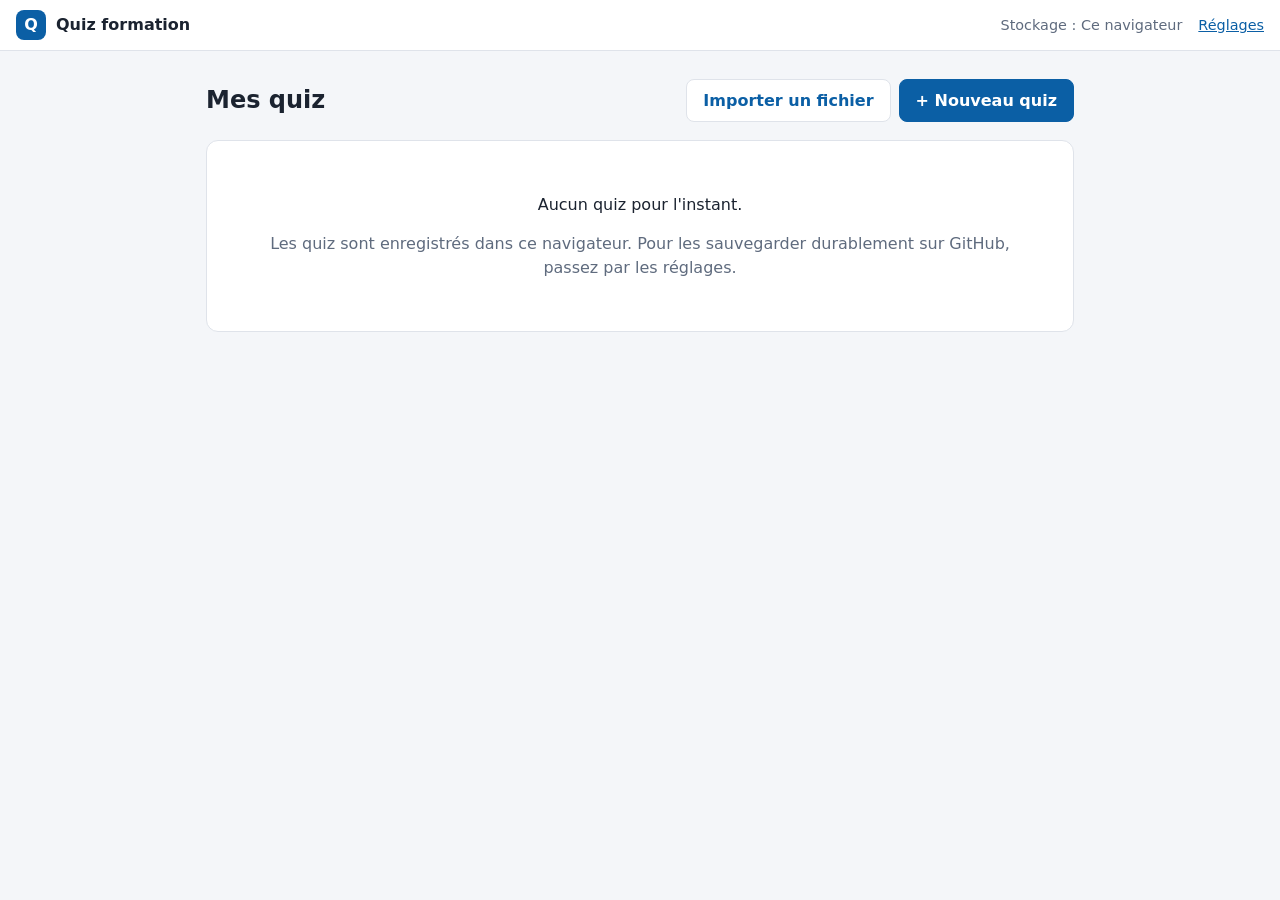
<file: index.html>
<!DOCTYPE html>
<html lang="fr">
<head>
<meta charset="utf-8">
<meta name="viewport" content="width=device-width, initial-scale=1">
<title>Quiz formation – Espace formateur</title>
<link rel="icon" href="data:image/svg+xml,%3Csvg xmlns=%22http://www.w3.org/2000/svg%22 viewBox=%220 0 32 32%22%3E%3Crect width=%2232%22 height=%2232%22 rx=%227%22 fill=%22%230b5fa5%22/%3E%3Ctext x=%2216%22 y=%2223%22 font-size=%2219%22 font-family=%22Arial%22 font-weight=%22bold%22 fill=%22white%22 text-anchor=%22middle%22%3EQ%3C/text%3E%3C/svg%3E">
<link rel="stylesheet" href="css/app.css">
<link rel="stylesheet" href="css/live.css">
</head>
<body>
<header class="topbar">
  <a href="#/" class="brand"><span class="logo">Q</span> Quiz formation</a>
  <nav>
    <span class="store">Stockage : <span id="storeLabel"></span></span>
    <a href="#/reglages">Réglages</a>
  </nav>
</header>
<main id="view" class="wrap"></main>
<noscript><p class="wrap">Cette application nécessite JavaScript.</p></noscript>
<script type="module" src="js/app.js"></script>
</body>
</html>
</file>
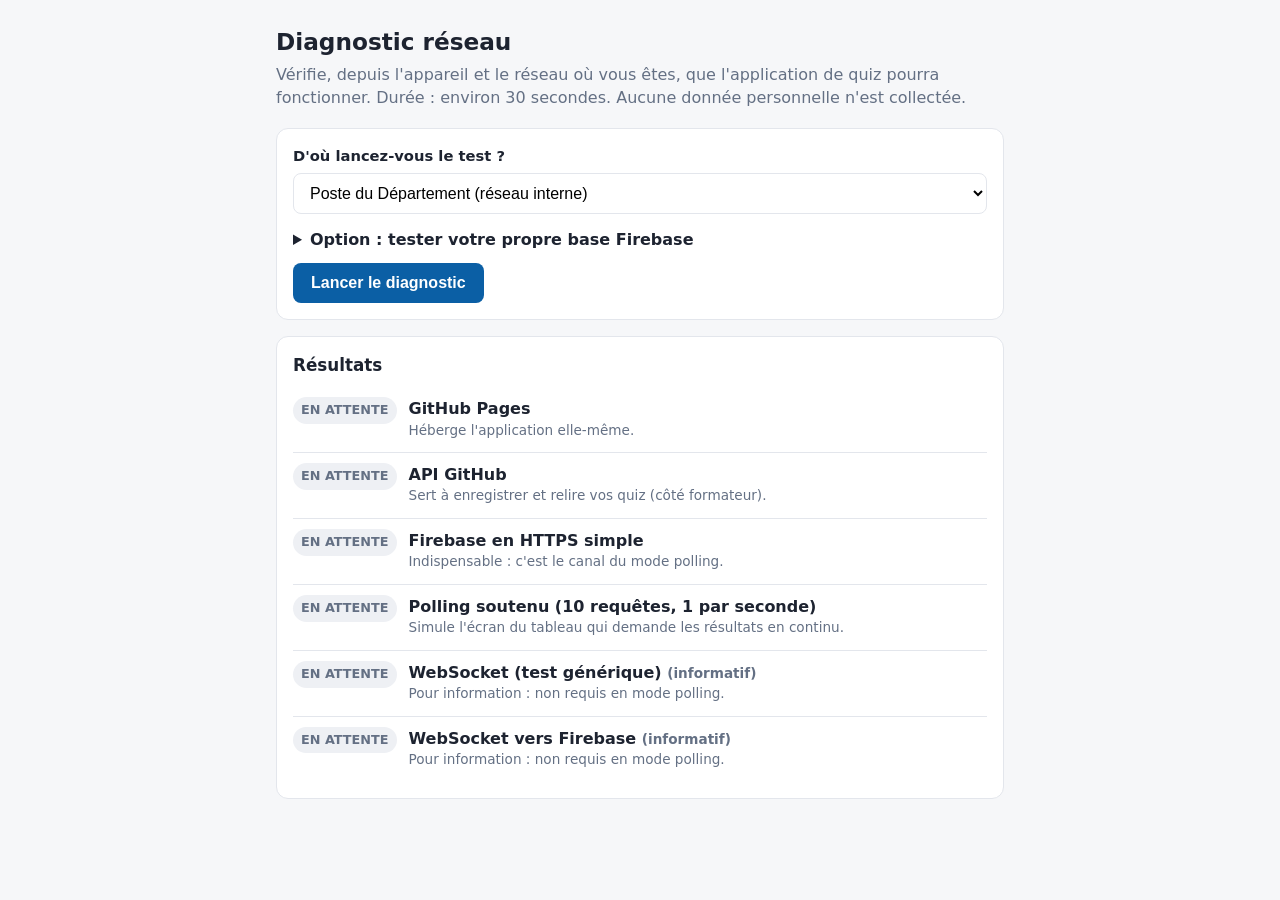
<file: diagnostic/index.html>
<!DOCTYPE html>
<html lang="fr">
<head>
<meta charset="utf-8">
<meta name="viewport" content="width=device-width, initial-scale=1">
<title>Diagnostic réseau – Application de quiz</title>
<style>
  :root{
    --bg:#f6f7f9; --card:#fff; --ink:#1d2330; --muted:#647084; --line:#e3e6ec;
    --ok:#1f8a4c; --ok-bg:#e6f4ec; --ko:#c0392b; --ko-bg:#fbe9e7; --warn:#a86400; --warn-bg:#fff3dc;
    --accent:#0b5fa5;
  }
  *{box-sizing:border-box}
  body{margin:0;font-family:system-ui,-apple-system,"Segoe UI",Roboto,Arial,sans-serif;background:var(--bg);color:var(--ink);line-height:1.45}
  main{max-width:760px;margin:0 auto;padding:20px 16px 48px}
  h1{font-size:1.45rem;margin:.2em 0 .2em}
  h2{font-size:1.05rem;margin:0 0 .6em}
  p.lead{color:var(--muted);margin:0 0 1.2em}
  .card{background:var(--card);border:1px solid var(--line);border-radius:12px;padding:16px;margin-bottom:16px}
  label{font-weight:600;font-size:.92rem;display:block;margin-bottom:6px}
  select,input[type=url]{width:100%;padding:10px 12px;border:1px solid var(--line);border-radius:8px;font-size:1rem;background:#fff}
  .row{display:flex;gap:10px;flex-wrap:wrap;margin-top:12px}
  button{appearance:none;border:0;border-radius:8px;padding:11px 18px;font-size:1rem;font-weight:600;cursor:pointer;background:var(--accent);color:#fff}
  button.secondary{background:#e8eef6;color:var(--accent)}
  button:disabled{opacity:.5;cursor:default}
  ul.tests{list-style:none;margin:0;padding:0}
  ul.tests li{display:flex;gap:12px;align-items:flex-start;padding:10px 0;border-top:1px solid var(--line)}
  ul.tests li:first-child{border-top:0}
  .badge{flex:0 0 auto;min-width:86px;text-align:center;font-size:.8rem;font-weight:700;padding:4px 8px;border-radius:999px;background:#eef0f4;color:var(--muted)}
  .badge.ok{background:var(--ok-bg);color:var(--ok)}
  .badge.ko{background:var(--ko-bg);color:var(--ko)}
  .badge.warn{background:var(--warn-bg);color:var(--warn)}
  .badge.run{background:#e8eef6;color:var(--accent)}
  .t-label{font-weight:600}
  .t-why{font-size:.85rem;color:var(--muted)}
  .t-detail{font-size:.85rem;margin-top:2px;word-break:break-word}
  #verdict{font-size:1rem}
  #verdict.ok{border-color:#b9e0c8;background:var(--ok-bg)}
  #verdict.ko{border-color:#f0c2bb;background:var(--ko-bg)}
  #verdict.warn{border-color:#f2d9a6;background:var(--warn-bg)}
  textarea{width:100%;min-height:170px;font-family:ui-monospace,Consolas,monospace;font-size:.8rem;border:1px solid var(--line);border-radius:8px;padding:10px}
  details summary{cursor:pointer;font-weight:600}
  .hint{font-size:.85rem;color:var(--muted);margin-top:6px}
  .hidden{display:none}
</style>
</head>
<body>
<main>
  <h1>Diagnostic réseau</h1>
  <p class="lead">Vérifie, depuis l'appareil et le réseau où vous êtes, que l'application de quiz pourra fonctionner. Durée : environ 30 secondes. Aucune donnée personnelle n'est collectée.</p>

  <section class="card">
    <label for="ctx">D'où lancez-vous le test ?</label>
    <select id="ctx">
      <option value="Poste du Département (réseau interne)">Poste du Département (réseau interne)</option>
      <option value="Wifi invité du Département">Wifi invité du Département</option>
      <option value="Téléphone en 4G/5G">Téléphone en 4G/5G</option>
      <option value="Domicile / autre réseau">Domicile / autre réseau</option>
    </select>

    <details style="margin-top:14px">
      <summary>Option : tester votre propre base Firebase</summary>
      <p class="hint">À remplir plus tard, une fois la base Firebase créée (en « mode test »). Exemple : <code>https://mon-quiz-default-rtdb.europe-west1.firebasedatabase.app</code></p>
      <input type="url" id="fburl" placeholder="https://…firebasedatabase.app" autocomplete="off">
    </details>

    <div class="row">
      <button id="go">Lancer le diagnostic</button>
    </div>
  </section>

  <section class="card">
    <h2>Résultats</h2>
    <ul class="tests" id="list"></ul>
  </section>

  <section class="card hidden" id="verdict"></section>

  <section class="card hidden" id="reportCard">
    <h2>Rapport à transmettre</h2>
    <textarea id="report" readonly></textarea>
    <div class="row">
      <button id="copy" class="secondary">Copier le rapport</button>
    </div>
    <p class="hint" id="copyMsg"></p>
  </section>
</main>

<script>
(() => {
  "use strict";

  const TIMEOUT = 8000;
  const FB_PUBLIC = "https://docs-examples.firebaseio.com";
  const FB_PUBLIC_WS = "wss://docs-examples.firebaseio.com/.ws?v=5&ns=docs-examples";
  const WS_ECHO = "wss://ws.postman-echo.com/raw";

  const $ = (id) => document.getElementById(id);
  const sleep = (ms) => new Promise(r => setTimeout(r, ms));

  // ---------- outils ----------
  async function timedFetch(url, opts = {}, timeout = TIMEOUT) {
    const ctrl = new AbortController();
    const t = setTimeout(() => ctrl.abort(), timeout);
    const t0 = performance.now();
    try {
      const res = await fetch(url, { cache: "no-store", ...opts, signal: ctrl.signal });
      return { res, ms: Math.round(performance.now() - t0) };
    } finally { clearTimeout(t); }
  }

  function errText(e) {
    if (e && e.name === "AbortError") return "délai dépassé (" + TIMEOUT / 1000 + " s)";
    return (e && e.message) ? e.message : String(e);
  }

  // Joignable en HTTPS ? Essai normal, puis en « no-cors » pour distinguer
  // « domaine bloqué » de « réponse modifiée par un proxy ».
  async function reachable(url) {
    try {
      const { res, ms } = await timedFetch(url);
      return { status: "ok", detail: "HTTP " + res.status + " en " + ms + " ms" };
    } catch (e1) {
      try {
        const { ms } = await timedFetch(url, { mode: "no-cors" });
        return { status: "warn", detail: "Domaine joignable (" + ms + " ms) mais la réponse a été altérée (proxy ?) : " + errText(e1) };
      } catch (e2) {
        return { status: "ko", detail: "Bloqué ou injoignable : " + errText(e2) };
      }
    }
  }

  function wsTest(url, sendPing) {
    return new Promise((resolve) => {
      let done = false, ws;
      const t0 = performance.now();
      const finish = (r) => { if (done) return; done = true; try { ws && ws.close(); } catch (_) {} resolve(r); };
      const timer = setTimeout(() => finish({ status: "ko", detail: "Aucune connexion après " + TIMEOUT / 1000 + " s (probablement bloqué)" }), TIMEOUT);
      try { ws = new WebSocket(url); } catch (e) { clearTimeout(timer); return finish({ status: "ko", detail: errText(e) }); }
      ws.onopen = () => {
        if (sendPing) { try { ws.send("ping-quiz"); } catch (_) {} }
        else { clearTimeout(timer); finish({ status: "ok", detail: "Connexion ouverte en " + Math.round(performance.now() - t0) + " ms" }); }
      };
      ws.onmessage = () => {
        clearTimeout(timer);
        finish({ status: "ok", detail: "Aller-retour réussi en " + Math.round(performance.now() - t0) + " ms" });
      };
      ws.onerror = () => { clearTimeout(timer); finish({ status: "ko", detail: "Connexion refusée ou coupée" }); };
      ws.onclose = (ev) => { clearTimeout(timer); finish({ status: "ko", detail: "Connexion fermée (code " + ev.code + ")" }); };
    });
  }

  // ---------- tests ----------
  const baseTests = [
    {
      id: "pages", label: "GitHub Pages", why: "Héberge l'application elle-même.",
      run: async () => {
        try { const { res, ms } = await timedFetch(location.href); return { status: res.ok ? "ok" : "warn", detail: "HTTP " + res.status + " en " + ms + " ms" }; }
        catch (e) { return { status: "warn", detail: "Page chargée, mais rechargement impossible : " + errText(e) }; }
      }
    },
    {
      id: "ghapi", label: "API GitHub", why: "Sert à enregistrer et relire vos quiz (côté formateur).",
      run: async () => {
        try {
          const { res, ms } = await timedFetch("https://api.github.com/zen");
          if (res.ok) return { status: "ok", detail: "HTTP " + res.status + " en " + ms + " ms" };
          if (res.status === 403 || res.status === 429) return { status: "ok", detail: "Joignable (quota de test atteint, HTTP " + res.status + ")" };
          return { status: "warn", detail: "Réponse inattendue : HTTP " + res.status };
        } catch (e) { return reachable("https://api.github.com/zen"); }
      }
    },
    {
      id: "fbhttps", label: "Firebase en HTTPS simple", why: "Indispensable : c'est le canal du mode polling.",
      run: () => reachable(FB_PUBLIC + "/.json?shallow=true")
    },
    {
      id: "polling", label: "Polling soutenu (10 requêtes, 1 par seconde)", why: "Simule l'écran du tableau qui demande les résultats en continu.",
      run: async () => {
        const times = []; let fails = 0;
        for (let i = 0; i < 10; i++) {
          const t = performance.now();
          try { await timedFetch(FB_PUBLIC + "/.json?shallow=true&n=" + i, {}, 5000); times.push(Math.round(performance.now() - t)); }
          catch (_) {
            try { await timedFetch(FB_PUBLIC + "/.json?shallow=true&n=" + i, { mode: "no-cors" }, 5000); times.push(Math.round(performance.now() - t)); }
            catch (_) { fails++; }
          }
          setDetail("polling", "Requête " + (i + 1) + "/10…");
          await sleep(1000);
        }
        if (!times.length) return { status: "ko", detail: "Toutes les requêtes ont échoué" };
        const avg = Math.round(times.reduce((a, b) => a + b, 0) / times.length);
        const max = Math.max(...times);
        const status = fails ? "warn" : (avg > 1500 ? "warn" : "ok");
        return { status, detail: (10 - fails) + "/10 réussies · moyenne " + avg + " ms · max " + max + " ms" };
      }
    },
    {
      id: "wsgen", label: "WebSocket (test générique)", why: "Pour information : non requis en mode polling.",
      run: () => wsTest(WS_ECHO, true), info: true
    },
    {
      id: "wsfb", label: "WebSocket vers Firebase", why: "Pour information : non requis en mode polling.",
      run: () => wsTest(FB_PUBLIC_WS, false), info: true
    }
  ];

  function ownDbTests(dbUrl) {
    const base = dbUrl.replace(/\/+$/, "");
    const node = base + "/_diagnostic/" + Date.now().toString(36) + ".json";
    return [
      {
        id: "ownwrite", label: "Votre base : écriture", why: "Simule l'envoi d'une réponse par un participant.",
        run: async () => {
          try {
            const { res, ms } = await timedFetch(node, { method: "PUT", body: JSON.stringify({ ok: true, at: Date.now() }) });
            if (res.ok) return { status: "ok", detail: "Écrit en " + ms + " ms" };
            if (res.status === 401 || res.status === 403) return { status: "warn", detail: "Base joignable mais écriture refusée par les règles de sécurité (HTTP " + res.status + ")" };
            return { status: "ko", detail: "HTTP " + res.status };
          } catch (e) {
            // la requête n'a pas abouti : domaine bloqué, ou adresse erronée ?
            const r = await reachable(base + "/.json?shallow=true");
            if (r.status === "ko") return { status: "ko", detail: "Base injoignable (" + errText(e) + "). Vérifiez l'adresse ; si elle est correcte, le réseau bloque le domaine " + new URL(base).hostname.split(".").slice(-2).join(".") };
            return { status: "ko", detail: "Le domaine répond mais la requête est rejetée (" + errText(e) + ") : filtrage probable par un proxy" };
          }
        }
      },
      {
        id: "ownread", label: "Votre base : lecture", why: "Simule l'écran du tableau qui lit les réponses.",
        run: async () => {
          try {
            const { res, ms } = await timedFetch(node);
            if (res.ok) return { status: "ok", detail: "Lu en " + ms + " ms" };
            return { status: res.status === 401 || res.status === 403 ? "warn" : "ko", detail: "HTTP " + res.status };
          } catch (e) { return { status: "ko", detail: errText(e) }; }
        }
      },
      {
        id: "ownsse", label: "Votre base : flux d'évènements (SSE)", why: "Pour information : alternative plus réactive au polling.",
        info: true,
        run: () => new Promise((resolve) => {
          if (!("EventSource" in window)) return resolve({ status: "warn", detail: "Non pris en charge par ce navigateur" });
          const t0 = performance.now();
          let es; const end = (r) => { try { es.close(); } catch (_) {} resolve(r); };
          const timer = setTimeout(() => end({ status: "ko", detail: "Aucun évènement reçu après " + TIMEOUT / 1000 + " s (probablement bufferisé par un proxy)" }), TIMEOUT);
          try { es = new EventSource(node); } catch (e) { clearTimeout(timer); return resolve({ status: "ko", detail: errText(e) }); }
          es.addEventListener("put", () => { clearTimeout(timer); end({ status: "ok", detail: "Premier évènement reçu en " + Math.round(performance.now() - t0) + " ms" }); });
          es.onerror = () => { clearTimeout(timer); end({ status: "ko", detail: "Flux refusé ou coupé" }); };
        })
      },
      {
        id: "owndel", label: "Votre base : nettoyage", why: "Supprime la donnée de test.",
        info: true,
        run: async () => {
          try { const { res } = await timedFetch(base + "/_diagnostic.json", { method: "DELETE" }); return { status: res.ok ? "ok" : "warn", detail: "HTTP " + res.status }; }
          catch (e) { return { status: "warn", detail: errText(e) }; }
        }
      }
    ];
  }

  // ---------- affichage ----------
  const LABELS = { ok: "OK", ko: "ÉCHEC", warn: "À VÉRIFIER", run: "EN COURS", wait: "EN ATTENTE" };

  function render(tests) {
    $("list").innerHTML = tests.map(t => `
      <li id="li-${t.id}">
        <span class="badge" id="b-${t.id}">${LABELS.wait}</span>
        <div>
          <div class="t-label">${t.label}${t.info ? ' <span class="t-why">(informatif)</span>' : ""}</div>
          <div class="t-why">${t.why}</div>
          <div class="t-detail" id="d-${t.id}"></div>
        </div>
      </li>`).join("");
  }
  function setBadge(id, status) { const b = $("b-" + id); b.className = "badge " + status; b.textContent = LABELS[status]; }
  function setDetail(id, txt) { $("d-" + id).textContent = txt; }

  // ---------- déroulé ----------
  async function runAll() {
    $("go").disabled = true;
    $("verdict").classList.add("hidden");
    $("reportCard").classList.add("hidden");

    const dbUrl = $("fburl").value.trim();
    if (dbUrl && !/^https:\/\/[a-z0-9-]+(\.[a-z0-9-]+)*\.(firebaseio\.com|firebasedatabase\.app)\/?$/i.test(dbUrl)) {
      alert("L'adresse de la base ne semble pas correcte.\nElle doit ressembler à :\nhttps://mon-projet-default-rtdb.europe-west1.firebasedatabase.app\n(sans rien après .app)");
      $("go").disabled = false;
      return;
    }
    const tests = baseTests.concat(dbUrl ? ownDbTests(dbUrl) : []);
    render(tests);

    const results = {};
    for (const t of tests) {
      setBadge(t.id, "run");
      let r;
      try { r = await t.run(); } catch (e) { r = { status: "ko", detail: errText(e) }; }
      results[t.id] = r;
      setBadge(t.id, r.status);
      setDetail(t.id, r.detail);
    }

    showVerdict(results, !!results.ownwrite);
    buildReport(tests, results);
    $("go").disabled = false;
  }

  function showVerdict(r, hasOwn) {
    const v = $("verdict");
    const st = (id) => r[id] && r[id].status;
    let cls, html;

    if (st("fbhttps") === "ko" || st("polling") === "ko") {
      cls = "ko";
      html = "<strong>Firebase n'est pas joignable depuis ce réseau.</strong> Le mode polling ne fonctionnera pas ici en l'état. Pistes : partage de connexion 4G pour ce poste, ou demande d'autorisation du domaine <code>*.firebasedatabase.app</code> auprès de la DSI.";
    } else if (st("ghapi") === "ko") {
      cls = "warn";
      html = "<strong>Le mode polling passe, mais l'API GitHub est bloquée.</strong> Les sessions fonctionneront, mais il faudra créer et enregistrer les quiz depuis un autre réseau (ou utiliser l'export/import de fichiers).";
    } else if (st("fbhttps") === "warn" || st("polling") === "warn") {
      cls = "warn";
      html = "<strong>Firebase est joignable mais avec des anomalies</strong> (lenteurs ou réponses modifiées par un proxy). Transmettez le rapport ci-dessous pour analyse.";
    } else {
      cls = "ok";
      html = "<strong>Tout est bon pour le mode polling sur ce réseau.</strong>";
      if (st("wsgen") === "ko" || st("wsfb") === "ko") html += " Les WebSockets sont bien bloqués ici, ce qui confirme le choix du polling.";
    }
    if (hasOwn && st("ownwrite") === "warn") html += "<br>Votre base refuse l'écriture : vérifiez ses règles de sécurité (mode test).";

    v.className = "card " + cls;
    v.innerHTML = html;
  }

  function buildReport(tests, r) {
    const lines = [
      "DIAGNOSTIC RÉSEAU – APPLICATION DE QUIZ",
      "Date : " + new Date().toLocaleString("fr-FR"),
      "Contexte : " + $("ctx").value,
      "Navigateur : " + navigator.userAgent,
      "Page : " + location.href,
      "Base testée : " + ($("fburl").value.trim() || "(aucune)"),
      ""
    ];
    for (const t of tests) {
      const x = r[t.id] || { status: "?", detail: "" };
      lines.push("[" + (LABELS[x.status] || x.status) + "] " + t.label + " — " + x.detail);
    }
    $("report").value = lines.join("\n");
    $("reportCard").classList.remove("hidden");
    $("copyMsg").textContent = "";
  }

  async function copyReport() {
    const ta = $("report");
    try { await navigator.clipboard.writeText(ta.value); $("copyMsg").textContent = "Rapport copié."; }
    catch (_) { ta.select(); try { document.execCommand("copy"); $("copyMsg").textContent = "Rapport copié."; } catch (_) { $("copyMsg").textContent = "Sélectionnez le texte et copiez-le manuellement."; } }
  }

  $("go").addEventListener("click", runAll);
  $("copy").addEventListener("click", copyReport);
  render(baseTests);
})();
</script>
</body>
</html>
</file>
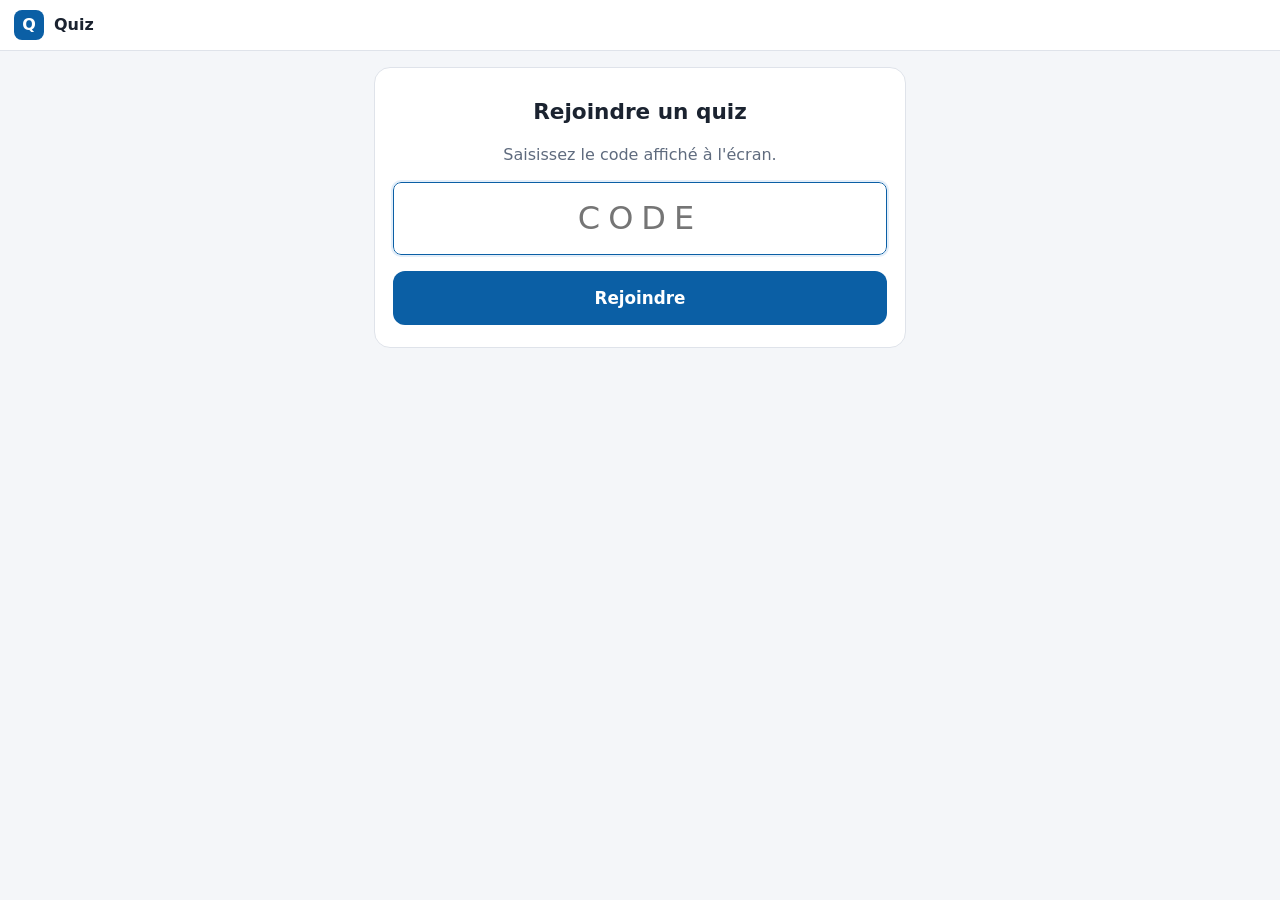
<file: r/index.html>
<!DOCTYPE html>
<html lang="fr">
<head>
<meta charset="utf-8">
<meta name="viewport" content="width=device-width, initial-scale=1, viewport-fit=cover">
<meta name="theme-color" content="#0b5fa5">
<title>Quiz – Répondre</title>
<link rel="icon" href="data:image/svg+xml,%3Csvg xmlns=%22http://www.w3.org/2000/svg%22 viewBox=%220 0 32 32%22%3E%3Crect width=%2232%22 height=%2232%22 rx=%227%22 fill=%22%230b5fa5%22/%3E%3Ctext x=%2216%22 y=%2223%22 font-size=%2219%22 font-family=%22Arial%22 font-weight=%22bold%22 fill=%22white%22 text-anchor=%22middle%22%3EQ%3C/text%3E%3C/svg%3E">
<link rel="stylesheet" href="../css/app.css">
<link rel="stylesheet" href="../css/repondre.css">
</head>
<body class="r-body">
<header class="r-top"><span class="logo">Q</span><span id="rTitle">Quiz</span><span id="rNet" class="r-net"></span></header>
<main id="app" class="r-main"><p class="r-center muted">Chargement…</p></main>
<noscript><p class="r-main">Cette page nécessite JavaScript.</p></noscript>
<script type="module" src="../js/repondre.js"></script>
</body>
</html>
</file>
<file: css/app.css>
:root{
  --bg:#f4f6f9; --card:#fff; --ink:#1b2330; --muted:#5f6b7e; --line:#dfe3ea; --soft:#eef2f7;
  --accent:#0b5fa5; --accent-ink:#fff; --accent-soft:#e3eef9;
  --ok:#1f8a4c; --ok-bg:#e6f4ec; --ko:#c0392b; --ko-bg:#fbe9e7; --warn:#9a5b00; --warn-bg:#fff3dc;
  --star:#f2b01e; --radius:12px;
}
*{box-sizing:border-box}
html{-webkit-text-size-adjust:100%}
body{margin:0;font-family:system-ui,-apple-system,"Segoe UI",Roboto,Arial,sans-serif;background:var(--bg);color:var(--ink);line-height:1.45;font-size:16px}
a{color:var(--accent)}
.wrap{max-width:900px;margin:0 auto;padding:20px 16px 80px}
.muted{color:var(--muted)} .small{font-size:.86rem} .pad{padding:24px}
.hidden{display:none!important}
h1{font-size:1.5rem;margin:0} h2{font-size:1.1rem;margin:0 0 10px} h3{font-size:.95rem;margin:4px 0 8px}

/* barre du haut */
.topbar{position:sticky;top:0;z-index:10;display:flex;justify-content:space-between;align-items:center;gap:12px;padding:10px 16px;background:#fff;border-bottom:1px solid var(--line)}
.brand{display:flex;align-items:center;gap:10px;font-weight:700;color:var(--ink);text-decoration:none}
.logo{display:inline-grid;place-items:center;width:30px;height:30px;border-radius:8px;background:var(--accent);color:#fff;font-weight:800}
.topbar nav{display:flex;gap:16px;align-items:center;font-size:.9rem}
.store{color:var(--muted)}
@media (max-width:600px){.store{display:none}}

/* éléments communs */
.card{background:var(--card);border:1px solid var(--line);border-radius:var(--radius);padding:18px;margin-bottom:16px}
.card.error{border-color:#f0c2bb;background:var(--ko-bg)}
.card.empty{text-align:center;padding:36px}
.row{display:flex;gap:8px;flex-wrap:wrap;align-items:center}
.row.end{justify-content:flex-end} .row.center{justify-content:center}
.btn{appearance:none;display:inline-flex;align-items:center;gap:6px;border:1px solid var(--accent);background:var(--accent);color:var(--accent-ink);border-radius:8px;padding:9px 16px;font:inherit;font-weight:600;cursor:pointer;text-decoration:none;white-space:nowrap}
.btn:hover{filter:brightness(1.07)}
.btn.ghost{background:#fff;color:var(--accent);border-color:var(--line)}
.btn.ghost:hover{background:var(--accent-soft)}
.btn.small{padding:6px 12px;font-size:.88rem}
.btn.danger,.icon.danger{color:var(--ko)}
.btn:disabled,.icon:disabled{opacity:.45;cursor:default;filter:none}
.icon{appearance:none;border:1px solid transparent;background:transparent;border-radius:6px;width:32px;height:32px;cursor:pointer;font-size:1rem;color:var(--muted)}
.icon:hover:not(:disabled){background:var(--soft);border-color:var(--line)}
input[type=text],input[type=password],input[type=url],input[type=number],textarea,select{width:100%;font:inherit;padding:9px 11px;border:1px solid var(--line);border-radius:8px;background:#fff;color:var(--ink)}
input:focus,textarea:focus,select:focus{outline:2px solid var(--accent-soft);border-color:var(--accent)}
textarea{resize:vertical}
input.big{font-size:1.2rem;font-weight:600}
.field{display:block;margin-bottom:14px}
.field>span{display:block;font-size:.86rem;font-weight:600;color:var(--muted);margin-bottom:5px}
.field.inline{display:flex;align-items:center;gap:12px}
.field.inline>span{margin:0}
.field.inline select{width:auto}
.two-cols{display:grid;grid-template-columns:1fr 1fr;gap:16px}
@media (max-width:640px){.two-cols{grid-template-columns:1fr}}
.toggle{display:inline-flex;align-items:center;gap:8px;cursor:pointer;margin:2px 14px 8px 0}
.toggle input{width:18px;height:18px;accent-color:var(--accent)}

/* liste des quiz */
.page-head{display:flex;justify-content:space-between;align-items:center;flex-wrap:wrap;gap:12px;margin:8px 0 18px}
.quiz-list{list-style:none;padding:0}
.quiz-row{display:flex;justify-content:space-between;align-items:center;gap:12px;padding:12px 4px;border-top:1px solid var(--line);flex-wrap:wrap}
.quiz-row:first-child{border-top:0}
.quiz-main{display:flex;flex-direction:column;text-decoration:none;color:var(--ink);flex:1;min-width:220px}
.quiz-main:hover strong{color:var(--accent)}
.quiz-main .muted{font-size:.85rem}
.quiz-actions{display:flex;gap:6px;flex-wrap:wrap}
.quiz-actions .btn{padding:6px 10px;font-size:.85rem}

/* éditeur */
.editor-bar{position:sticky;top:51px;z-index:5;display:flex;justify-content:space-between;align-items:center;gap:10px;flex-wrap:wrap;background:var(--bg);padding:10px 0 12px;margin-bottom:6px;border-bottom:1px solid var(--line)}
.editor-bar #saveState{font-size:.85rem;flex:1;text-align:center}
.issues summary{cursor:pointer;color:var(--warn);font-weight:600}
.issues ul{margin:8px 0 0;padding-left:20px;font-size:.9rem;color:var(--warn)}
.ok-line{color:var(--ok);font-weight:600;margin:0}
.question{position:relative}
.q-head{display:flex;align-items:center;gap:10px;margin-bottom:12px}
.q-num{display:inline-grid;place-items:center;min-width:30px;height:30px;border-radius:50%;background:var(--accent);color:#fff;font-weight:700}
.q-type{white-space:nowrap;font-weight:600;font-size:.9rem;color:var(--accent);background:var(--accent-soft);padding:3px 10px;border-radius:999px}
.q-tools{margin-left:auto;display:flex;gap:2px}
.type-editor{background:var(--soft);border-radius:10px;padding:14px;margin-bottom:12px}
.opts{list-style:none;padding:0;margin:0 0 8px}
.opts li{display:flex;align-items:center;gap:8px;margin-bottom:6px}
.opts li>input[type=radio],.opts li>input[type=checkbox]{width:20px;height:20px;flex:0 0 auto;accent-color:var(--ok)}
.pairs .arrow{color:var(--muted);flex:0 0 auto}
.explication summary{cursor:pointer;font-size:.88rem;color:var(--muted);font-weight:600;margin-bottom:6px}
.q-problems{margin:0;padding-left:20px;color:var(--warn);font-size:.88rem}
.q-problems:empty{display:none}

.adder h2{margin-bottom:12px}
.type-grid{display:grid;grid-template-columns:repeat(auto-fill,minmax(200px,1fr));gap:10px}
.type-btn{appearance:none;text-align:left;font:inherit;background:#fff;border:1px solid var(--line);border-radius:10px;padding:12px;cursor:pointer;display:flex;flex-direction:column;gap:4px}
.type-btn:hover{border-color:var(--accent);background:var(--accent-soft)}
.type-btn span{font-size:.82rem;color:var(--muted)}

/* réglages */
.mode{display:flex;gap:12px;align-items:flex-start;padding:12px;border:1px solid var(--line);border-radius:10px;margin-bottom:10px;cursor:pointer}
.mode input{margin-top:4px;width:18px;height:18px;accent-color:var(--accent)}
.mode>span{display:flex;flex-direction:column;gap:3px}
.gh-block{margin-top:16px;padding-top:16px;border-top:1px dashed var(--line)}
.help{margin:4px 0 14px;font-size:.9rem}
.help summary{cursor:pointer;color:var(--accent);font-weight:600}
.help ol{padding-left:22px}
.test-result{margin-top:12px;font-size:.92rem;padding:0}
.test-result.ok,.test-result.ko,.test-result.warn{padding:10px 12px;border-radius:8px}
.test-result.ok{background:var(--ok-bg);color:var(--ok)}
.test-result.ko{background:var(--ko-bg);color:var(--ko)}
.test-result.warn{background:var(--warn-bg);color:var(--warn)}

/* aperçu */
.modal{position:fixed;inset:0;z-index:50;background:rgba(15,22,35,.55);display:grid;place-items:center;padding:16px}
.modal-box{background:#fff;border-radius:16px;padding:16px;max-height:96vh;overflow:auto;width:min(440px,100%)}
.modal-head{display:flex;align-items:center;gap:10px;margin-bottom:12px}
.modal-head .icon{margin-left:auto}
.phone{border:10px solid #1b2330;border-radius:28px;background:var(--bg);height:560px;max-height:62vh;overflow:auto}
.phone-screen{padding:14px}
.answer-debug{font-size:.78rem;background:var(--soft);padding:8px 10px;border-radius:8px;white-space:pre-wrap;word-break:break-word;margin:12px 0}

/* ===== rendu participant (partagé avec l'interface de réponse) ===== */
.p-top{font-size:.8rem;color:var(--muted);margin-bottom:6px;font-weight:600}
.p-enonce{font-size:1.15rem;margin:0 0 14px}
.p-hint{font-size:.85rem;color:var(--muted);margin:0 0 10px}
.p-choice{display:flex;gap:12px;align-items:center;background:#fff;border:2px solid var(--line);border-radius:12px;padding:12px 14px;margin-bottom:8px;cursor:pointer}
.p-choice input{width:22px;height:22px;flex:0 0 auto;accent-color:var(--accent)}
.p-choice:has(input:checked){border-color:var(--accent);background:var(--accent-soft)}
.p-row{border:0;padding:0;margin:0 0 14px}
.p-row legend{font-weight:600;margin-bottom:6px;padding:0}
.p-chips{display:flex;flex-wrap:wrap;gap:6px}
.p-chip{display:inline-flex;align-items:center;gap:6px;background:#fff;border:2px solid var(--line);border-radius:999px;padding:7px 12px;cursor:pointer;font-size:.92rem}
.p-chip input{accent-color:var(--accent)}
.p-chip:has(input:checked){border-color:var(--accent);background:var(--accent-soft)}
.p-stars{display:flex;justify-content:center;gap:4px;margin:10px 0}
.p-star{appearance:none;border:0;background:none;font-size:2.6rem;line-height:1;color:#d5dae2;cursor:pointer;padding:2px}
.p-star.on{color:var(--star)}
.p-scale{display:flex;justify-content:space-between;gap:12px;font-size:.78rem;color:var(--muted)}
.p-scale span:last-child{text-align:right}
.p-tf{display:grid;grid-template-columns:1fr 1fr;gap:10px}
.p-big{appearance:none;font:inherit;font-size:1.2rem;font-weight:700;padding:22px 10px;border-radius:14px;border:2px solid var(--line);background:#fff;cursor:pointer;color:var(--ink)}
.p-big.on{border-color:var(--accent);background:var(--accent-soft);color:var(--accent)}
.p-match{display:block;margin-bottom:10px}
.p-left{display:block;font-weight:600;margin-bottom:4px}
.p-word{margin-bottom:8px;font-size:1.05rem!important;padding:12px!important}
.p-send{display:block;width:100%;margin-top:16px;appearance:none;border:0;border-radius:12px;padding:15px;font:inherit;font-weight:700;font-size:1.05rem;background:var(--accent);color:#fff;cursor:pointer}
.p-send:disabled{opacity:.4;cursor:default}

/* notifications */
.toast{position:fixed;left:50%;bottom:20px;transform:translate(-50%,40px);opacity:0;pointer-events:none;transition:.25s;background:#1b2330;color:#fff;padding:11px 16px;border-radius:10px;font-size:.92rem;max-width:min(560px,92vw);z-index:100;box-shadow:0 6px 24px rgba(0,0,0,.2)}
.toast.show{opacity:1;transform:translate(-50%,0)}
.toast.error{background:var(--ko)}

@media (max-width:600px){.editor-bar{position:static}.editor-bar #saveState{order:3;flex-basis:100%;text-align:left}.wrap{padding:14px 10px 60px}.card{padding:14px}}

/* grille des bonnes réponses (matrice) */
.mx-wrap{overflow-x:auto;margin-bottom:8px}
.mx-grid{border-collapse:collapse;background:#fff;border-radius:8px}
.mx-grid th,.mx-grid td{border:1px solid var(--line);padding:6px 10px;text-align:center;font-size:.88rem}
.mx-grid th.row-h{text-align:left;font-weight:600;max-width:220px}
.mx-grid input{width:20px;height:20px;accent-color:var(--ok);cursor:pointer}

/* appariement par glisser-déposer (participant) */
.p-dd{display:grid;grid-template-columns:1fr 1fr;gap:8px;align-items:start}
.p-dd ol{list-style:none;margin:0;padding:0;display:flex;flex-direction:column;row-gap:8px}
.p-dd-cell{min-height:64px;display:flex;align-items:center;gap:8px;padding:8px 10px;border-radius:12px;font-size:.92rem;line-height:1.25;word-break:break-word}
.p-dd-left .p-dd-cell{background:var(--soft);font-weight:600;position:relative}
.p-dd-left .p-dd-cell::after{content:"→";position:absolute;right:-9px;color:var(--muted);font-weight:400}
.p-drag{background:#fff;border:2px solid var(--line);cursor:grab;touch-action:none;user-select:none;-webkit-user-select:none;transition:box-shadow .15s,border-color .15s,background .3s}
.p-drag:focus-visible{outline:3px solid var(--accent-soft);border-color:var(--accent)}
.p-dd-grip{color:var(--muted);font-size:1.1rem;flex:0 0 auto}
.p-drag.dragging{cursor:grabbing;position:relative;z-index:3;border-color:var(--accent);box-shadow:0 10px 24px rgba(11,95,165,.25);transition:none}
.p-drag.selected{border-color:var(--accent);background:var(--accent-soft)}
.p-drag.moved{animation:pdd-moved .5s}
@keyframes pdd-moved{from{background:var(--accent-soft)}to{background:#fff}}

/* curseur (participant) */
.p-slider-val{display:block;text-align:center;font-size:2.4rem;font-weight:800;color:var(--accent);margin:6px 0 10px;min-height:1.2em}
.p-slider{width:100%;height:44px;accent-color:var(--accent);touch-action:pan-y;-webkit-appearance:none;appearance:none;background:transparent}
.p-slider::-webkit-slider-runnable-track{height:10px;border-radius:5px;background:#dfe5ee}
.p-slider::-moz-range-track{height:10px;border-radius:5px;background:#dfe5ee}
.p-slider::-webkit-slider-thumb{-webkit-appearance:none;width:34px;height:34px;border-radius:50%;background:#b9c2cf;border:3px solid #fff;box-shadow:0 2px 8px rgba(0,0,0,.25);margin-top:-12px}
.p-slider::-moz-range-thumb{width:30px;height:30px;border-radius:50%;background:#b9c2cf;border:3px solid #fff;box-shadow:0 2px 8px rgba(0,0,0,.25)}
.p-slider.touched::-webkit-slider-thumb{background:var(--accent)}
.p-slider.touched::-moz-range-thumb{background:var(--accent)}
.p-slider-scale{display:flex;justify-content:space-between;font-size:.85rem;color:var(--muted)}
.p-slider-nudge{display:flex;justify-content:center;gap:24px;margin-top:12px}
.p-nudge{appearance:none;width:56px;height:48px;border-radius:12px;border:2px solid var(--line);background:#fff;font-size:1.6rem;font-weight:700;color:var(--accent);cursor:pointer}

.classement-opt{border:1px dashed var(--line);border-radius:10px;padding:10px 12px;margin-bottom:12px}
.classement-opt.on{border-style:solid;border-color:#f2d27a;background:#fffaf0}
.classement-opt .toggle{margin-bottom:2px;font-weight:600}
.classement-opt p{margin:0}
.points-row{display:flex;align-items:center;gap:6px 14px;flex-wrap:wrap;background:#fffaf0;border:1px solid #f2d27a;border-radius:10px;padding:8px 12px;margin-bottom:12px}
.points-row .field{margin:0}
.four-cols{display:grid;grid-template-columns:repeat(4,1fr);gap:12px}
@media (max-width:640px){.four-cols{grid-template-columns:1fr 1fr}}
</file>
<file: css/live.css>
/* ===== Écran animateur (projeté au tableau) ===== */
body.live-mode{background:#f7f8fb}
body.live-mode .topbar{display:none}
body.live-mode #view.wrap{max-width:none;padding:0}
.lv{display:flex;flex-direction:column;min-height:100vh}
.lv-top{display:flex;align-items:center;gap:18px;padding:12px 24px;background:#fff;border-bottom:1px solid var(--line)}
.lv-title{font-weight:700;font-size:1.05rem;flex:1;min-width:0;white-space:nowrap;overflow:hidden;text-overflow:ellipsis}
.lv-counters{display:flex;gap:8px;flex-wrap:wrap}
.lv-pill{background:var(--soft);border-radius:999px;padding:5px 12px;font-size:.95rem;font-weight:600}
.lv-pill.strong{background:var(--accent);color:#fff}
.lv-pill.dim{background:transparent;color:var(--ok);font-size:.8rem;font-weight:600}
.lv-join-mini{display:flex;align-items:center;gap:10px}
.lv-join-mini .lv-qr{width:64px;height:64px}
.lv-mini-url{font-size:.78rem;color:var(--muted)}
.lv-mini-code{font-size:.95rem}
.lv-mini-code strong{letter-spacing:.12em;font-size:1.1rem}
.lv-icon{font-size:1.2rem}
.lv-main{flex:1;display:flex;flex-direction:column;padding:28px 4vw 20px;min-height:0}
.lv-controls{position:sticky;bottom:0;display:flex;gap:10px;align-items:center;justify-content:flex-end;flex-wrap:wrap;padding:12px 24px;background:#fff;border-top:1px solid var(--line)}
.lv-hint{margin-right:auto;font-size:.8rem;color:var(--muted)}
.btn.lv-primary{font-size:1.05rem;padding:12px 22px}
.lv-muted{color:var(--muted)}

/* accueil */
.lv-welcome{flex:1;display:flex;align-items:center;justify-content:center;gap:6vw;flex-wrap:wrap}
.lv-welcome-qr .lv-qr{width:min(42vh,420px);height:min(42vh,420px);border-radius:14px;box-shadow:0 8px 30px rgba(0,0,0,.08)}
.lv-welcome-text h1{font-size:clamp(2rem,4.2vw,3.4rem);margin:0 0 12px}
.lv-welcome-text p{font-size:clamp(1.05rem,1.8vw,1.5rem);margin:8px 0}
.lv-big{font-weight:600}
.lv-code{display:inline-block;font-family:ui-monospace,Consolas,monospace;font-weight:800;letter-spacing:.18em;background:var(--accent);color:#fff;padding:4px 14px;border-radius:10px;font-size:1.3em}

/* question */
.lv-question{max-width:1300px;width:100%;margin:0 auto}
.lv-qmeta{display:flex;gap:14px;align-items:center;color:var(--muted);font-weight:600;font-size:1rem}
.lv-state{border-radius:999px;padding:3px 12px;font-size:.85rem}
.lv-state.open{background:var(--ok-bg);color:var(--ok)}
.lv-state.closed{background:var(--soft);color:var(--muted)}
.lv-enonce{font-size:clamp(1.6rem,3vw,2.6rem);line-height:1.25;margin:12px 0 26px}
.lv-results{font-size:clamp(1rem,1.6vw,1.35rem)}
.lv-results.masked{opacity:.9}
.lv-wait{color:var(--muted);font-size:1.2rem;padding:30px 0;text-align:center}
.lv-bars{display:flex;flex-direction:column;gap:12px}
.lv-bar{display:grid;grid-template-columns:minmax(160px,34%) 1fr 130px;gap:16px;align-items:center;padding:6px 10px;border-radius:10px;transition:background .3s}
.lv-bar-label{font-weight:600}
.lv-bar-track{background:#e9edf3;border-radius:8px;height:1.6em;overflow:hidden}
.lv-bar-fill{height:100%;background:var(--accent);border-radius:8px;transition:width .5s ease}
.lv-bar-val{text-align:right;white-space:nowrap}
.lv-bar-val span{color:var(--muted);font-size:.85em}
.lv-bar.good{background:var(--ok-bg)}
.lv-bar.good .lv-bar-fill{background:var(--ok)}
.lv-bar.good .lv-bar-label{color:var(--ok)}
.lv-bar.bad .lv-bar-fill{background:#b9c2cf}
.lv-bar.bad .lv-bar-label{color:var(--muted)}
.lv-score{font-weight:700;color:var(--ok);margin-top:16px}
.lv-expl{margin-top:22px;background:#fff;border-left:5px solid var(--ok);border-radius:8px;padding:14px 18px;font-size:clamp(1rem,1.5vw,1.25rem)}
.small{font-size:.8em}

/* échelle */
.lv-scale{display:grid;grid-template-columns:minmax(200px,28%) 1fr;gap:4vw;align-items:center}
.lv-avg{text-align:center}
.lv-avg-num{font-size:clamp(3rem,7vw,5.5rem);font-weight:800;line-height:1;color:var(--accent)}
.lv-avg-stars{position:relative;display:inline-block;font-size:2rem;color:#d5dae2;letter-spacing:2px;margin:6px 0}
.lv-avg-stars .on{position:absolute;left:0;top:0;overflow:hidden;white-space:nowrap;color:var(--star)}
.lv-scale .lv-bar-label{color:var(--star);letter-spacing:2px}

/* matrice */
.lv-matrix{width:100%;border-collapse:separate;border-spacing:6px}
.lv-matrix th{font-weight:600;padding:8px;text-align:center}
.lv-matrix th.row-h{text-align:left}
.lv-matrix td{text-align:center;padding:14px 8px;border-radius:8px;background:#e9edf3}
.lv-matrix td span{font-size:.8em;opacity:.8}
.lv-matrix td.good{background:var(--ok-bg);color:var(--ok);box-shadow:inset 0 0 0 3px var(--ok)}
.lv-matrix td.dim{color:var(--muted)}

/* appariement */
.lv-match{display:grid;grid-template-columns:repeat(auto-fit,minmax(380px,1fr));gap:18px}
.lv-match-item{background:#fff;border:1px solid var(--line);border-radius:12px;padding:14px}
.lv-match-left{font-weight:700;margin-bottom:10px}
.lv-match-answer{color:var(--ok)}
.lv-match .lv-bar{grid-template-columns:minmax(90px,1.1fr) 1fr 96px;gap:10px}

/* nuage */
.lv-cloud{display:flex;flex-wrap:wrap;justify-content:center;align-items:center;gap:10px 26px;padding:20px;min-height:40vh;background:#fff;border-radius:16px;border:1px solid var(--line)}
.lv-word{line-height:1.1;transition:font-size .4s}

/* fin */
.lv-end{flex:1;display:flex;flex-direction:column;align-items:center;justify-content:center;text-align:center}
.lv-end h1{font-size:clamp(2rem,4vw,3.2rem)}

@media (max-width:800px){
  .lv-top{flex-wrap:wrap;padding:10px 12px}
  .lv-bar{grid-template-columns:1fr 90px}
  .lv-bar-track{grid-column:1 / -1;order:3}
  .lv-scale{grid-template-columns:1fr}
  .lv-match{grid-template-columns:1fr}
  .lv-hint{display:none}
}

/* pseudos sur l'écran d'accueil */
.lv-pseudos{flex-basis:100%;display:flex;flex-wrap:wrap;justify-content:center;gap:8px;max-width:1100px}
.lv-chip{background:#fff;border:2px solid var(--accent-soft);color:var(--accent);font-weight:700;border-radius:999px;padding:6px 14px;font-size:1.05rem;animation:lv-pop .35s}
@keyframes lv-pop{from{transform:scale(.6);opacity:0}to{transform:none;opacity:1}}

/* curseur */
.lv-slider-stats{display:flex;gap:14px;flex-wrap:wrap;margin-bottom:18px}
.lv-slider-stats>div{background:#fff;border:1px solid var(--line);border-radius:12px;padding:10px 16px;display:flex;flex-direction:column}
.lv-slider-stats>div span{font-size:.75em;color:var(--muted)}
.lv-slider-stats>div strong{font-size:1.3em}
.lv-slider-stats>div.good{border-color:var(--ok);background:var(--ok-bg);color:var(--ok)}
.lv-slider-plot{position:relative;margin:0 14px;min-height:80px}
.lv-slider-axis{position:absolute;left:0;right:0;bottom:0;height:4px;background:#cfd6e0;border-radius:2px}
.lv-dot{position:absolute;width:18px;height:18px;margin-left:-9px;border-radius:50%;background:var(--accent);opacity:.85;transition:left .4s}
.lv-dot.exact{background:var(--ok);box-shadow:0 0 0 3px var(--ok-bg)}
.lv-slider-mean{position:absolute;bottom:-10px;top:0;width:0;border-left:2px dashed var(--muted)}
.lv-slider-target{position:absolute;bottom:-10px;top:-6px;width:0;border-left:4px solid var(--ok)}
.lv-slider-target span{position:absolute;top:-28px;left:-40px;width:80px;text-align:center;color:var(--ok);font-weight:800;font-size:.9em}
.lv-slider-scale{display:flex;justify-content:space-between;margin:14px 0 0;color:var(--muted);font-size:.85em}

/* classement final */
.lv-ranking{flex:1;display:flex;flex-direction:column;align-items:center;gap:18px;text-align:center}
.lv-ranking h1{font-size:clamp(2rem,4vw,3rem);margin:0}
.lv-podium{display:grid;grid-template-columns:repeat(3,minmax(160px,260px));align-items:end;gap:16px;width:100%;justify-content:center}
.lv-step{display:flex;flex-direction:column;align-items:center;gap:6px}
.lv-step-name{font-weight:800;font-size:clamp(1.1rem,2vw,1.6rem);word-break:break-word}
.lv-step-score{color:var(--muted);font-weight:600}
.lv-step-block{width:100%;border-radius:14px 14px 0 0;display:grid;place-items:center;font-size:3rem;color:#fff}
.lv-step.r1 .lv-step-block{height:200px;background:linear-gradient(#f5c542,#d9a514)}
.lv-step.r2 .lv-step-block{height:150px;background:linear-gradient(#cfd6e0,#a9b3c1)}
.lv-step.r3 .lv-step-block{height:110px;background:linear-gradient(#e3a46c,#c47a3e)}
.lv-rest{list-style:none;padding:0;margin:0;width:min(640px,100%);display:flex;flex-direction:column;gap:6px}
.lv-rest li{display:flex;gap:14px;align-items:center;background:#fff;border:1px solid var(--line);border-radius:10px;padding:8px 16px;font-size:1.1rem}
.lv-rest-rank{width:44px;font-weight:800;color:var(--muted);text-align:left}
.lv-rest-name{flex:1;text-align:left;font-weight:600}
.lv-rest-score{font-weight:700}
</file>
<file: css/repondre.css>
/* ===== Interface participant (téléphone) ===== */
.r-body{background:var(--bg);min-height:100vh}
.r-top{position:sticky;top:0;z-index:5;display:flex;align-items:center;gap:10px;padding:10px 14px;padding-top:max(10px,env(safe-area-inset-top));background:#fff;border-bottom:1px solid var(--line);font-weight:700}
.r-top #rTitle{flex:1;min-width:0;white-space:nowrap;overflow:hidden;text-overflow:ellipsis}
.r-net{font-size:.75rem;color:var(--warn);font-weight:600}
.r-main{max-width:560px;margin:0 auto;padding:16px 14px 40px}
.r-card{background:#fff;border:1px solid var(--line);border-radius:16px;padding:22px 18px}
.r-center{text-align:center}
.r-card h1{font-size:1.35rem;margin:6px 0 10px}
.r-emoji{font-size:2.6rem;line-height:1;margin:6px 0}
.r-code-input{display:block;width:100%;text-align:center;font-size:2rem!important;font-weight:800;letter-spacing:.25em;text-transform:uppercase;margin:14px 0 4px;padding:12px!important}
.r-error{color:var(--ko);font-weight:600;min-height:0;margin:8px 0 0}
.r-error:empty{display:none}
.r-q .p-question{margin-top:2px}
.r-verdict{font-size:1.2rem;font-weight:800;border-radius:12px;padding:14px;text-align:center;margin:6px 0 14px}
.r-verdict.good{background:var(--ok-bg);color:var(--ok)}
.r-verdict.bad{background:var(--ko-bg);color:var(--ko)}
.r-verdict.neutral{background:var(--soft);color:var(--muted)}
.r-solution{background:var(--soft);border-radius:12px;padding:12px 14px;margin-bottom:12px}
.r-solution ul{margin:6px 0 0;padding-left:20px}
.r-expl{border-left:4px solid var(--ok);padding:6px 0 6px 12px;color:var(--ink)}
.r-card .btn{margin-top:8px}

.r-pseudo-input{display:block;width:100%;text-align:center;font-size:1.4rem!important;font-weight:700;margin:14px 0 4px;padding:12px!important}
.r-points{text-align:center;border-radius:14px;padding:14px;margin:0 0 14px;background:var(--soft)}
.r-points.win{background:linear-gradient(135deg,#fff6d6,#ffe9a8)}
.r-points-gain{font-size:2rem;font-weight:800;color:var(--ink)}
.r-points.win .r-points-gain{color:#9a6a00}
.r-points-total{color:var(--muted);font-weight:600}
.r-rank{font-size:1.4rem;margin:4px 0}
.r-rank strong{font-size:2.4rem;color:var(--accent)}
.r-total{font-size:1.2rem;font-weight:700;margin:0 0 10px}
</file>
